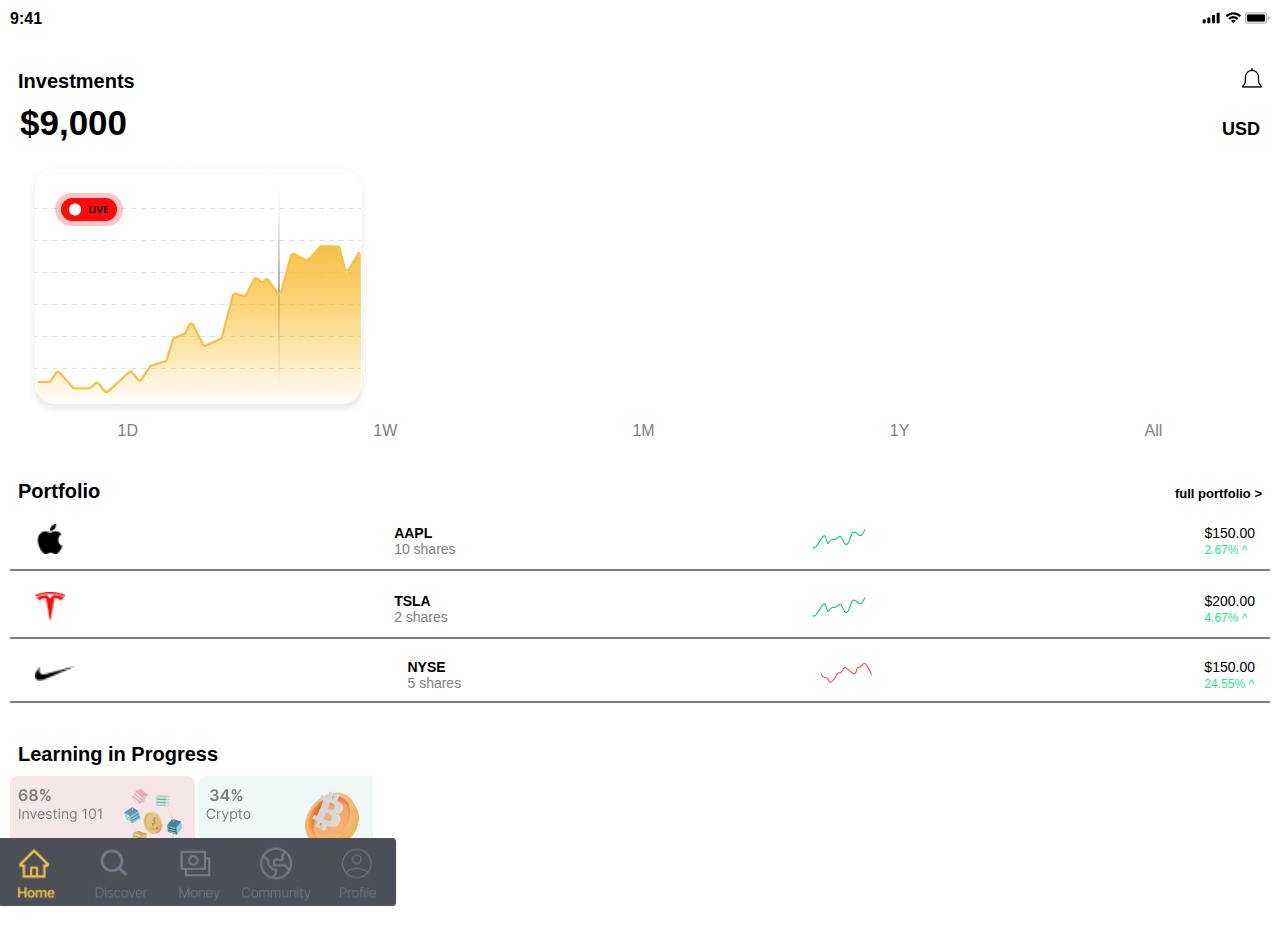
<file: index.html>
<!DOCTYPE html>
<html lang="en">
<head>
    <meta charset="UTF-8">
    <meta http-equiv="X-UA-Compatible" content="IE=edge">
    <meta name="viewport" content="width=device-width, initial-scale=1.0">
    <link rel="stylesheet" href="styles/index.css">
    <title>Document</title>
</head>
<body>
    <header>
        <div class="par"><p>9:41</p></div>
        <div class="imgs">
            <img src="images/Mobile Signal.png" alt="">
            <img src="images/Wifi.png" alt="">
            <img src="images/Battery.png" alt="">
        </div>
    </header>
    <main>
        <div class="title">
            <p>Investments</p>
            <img src="images/Vector.png" alt="">
        </div>
        <div class="nineThou">
            <p>$9,000</p>
            <p class="usd">USD</p>
        </div>
        <div class="chart">
            <img class="live" src="images/live indicator.png" alt="">
            <img class="char" src="images/Chart.png" alt="">
            <img class="group" src="images/Group 5.png" alt="">
        </div>
        <div class="days">
            <p>1D</p>
            <p>1W</p>
            <p>1M</p>
            <p>1Y</p>
            <p>All</p>
        </div>
        <div class="title">
            <p>Portfolio</p>
            <p class="full">full portfolio ></p>
        </div>
        <div class="vests">
            <div class="oneVest">
                <div class="vestImg">
                    <img src="images/Apple logo.png" alt="">
                </div>
                <div class="vestTitle">
                    <p>AAPL</p>
                    <p class="shares">10 shares</p>
                </div>
                <div class="vestline">
                    <img src="images/Chart line.png" alt="">
                </div>
                <div class="vestPrice">
                    <p>$150.00</p>
                    <p class="percent">2.67% ^</p>
                </div>
            </div>
            <div class="oneVest">
                <div class="vestImg">
                    <img src="images/TeslaLogo.png" alt="">
                </div>
                <div class="vestTitle">
                    <p>TSLA</p>
                    <p class="shares">2 shares</p>
                </div>
                <div class="vestline">
                    <img src="images/Chart line.png" alt="">
                </div>
                <div class="vestPrice">
                    <p>$200.00</p>
                    <p class="percent">4.67% ^</p>
                </div>
            </div>
            <div class="oneVest">
                <div class="vestImg">
                    <img class="nike" src="images/Logo_NIKE logo.png" alt="">
                </div>
                <div class="vestTitle">
                    <p>NYSE</p>
                    <p class="shares">5 shares</p>
                </div>
                <div class="vestline">
                    <img src="images/Path 3.png" alt="">
                </div>
                <div class="vestPrice">
                    <p>$150.00</p>
                    <p class="percent">24.55% ^</p>
                </div>
            </div>
        </div>
        <div class="title">
            <p>Learning in Progress</p>
        </div>
        <div class="learning">
            <img src="images/Group 39759.png" alt="">
            <img src="images/Group 39760.png" alt="">
        </div>
    </main>
    <footer>
        <a href="/discover.html"><img src="images/Frame 2.png" alt=""></a>
    </footer>
</body>
</html>
</file>
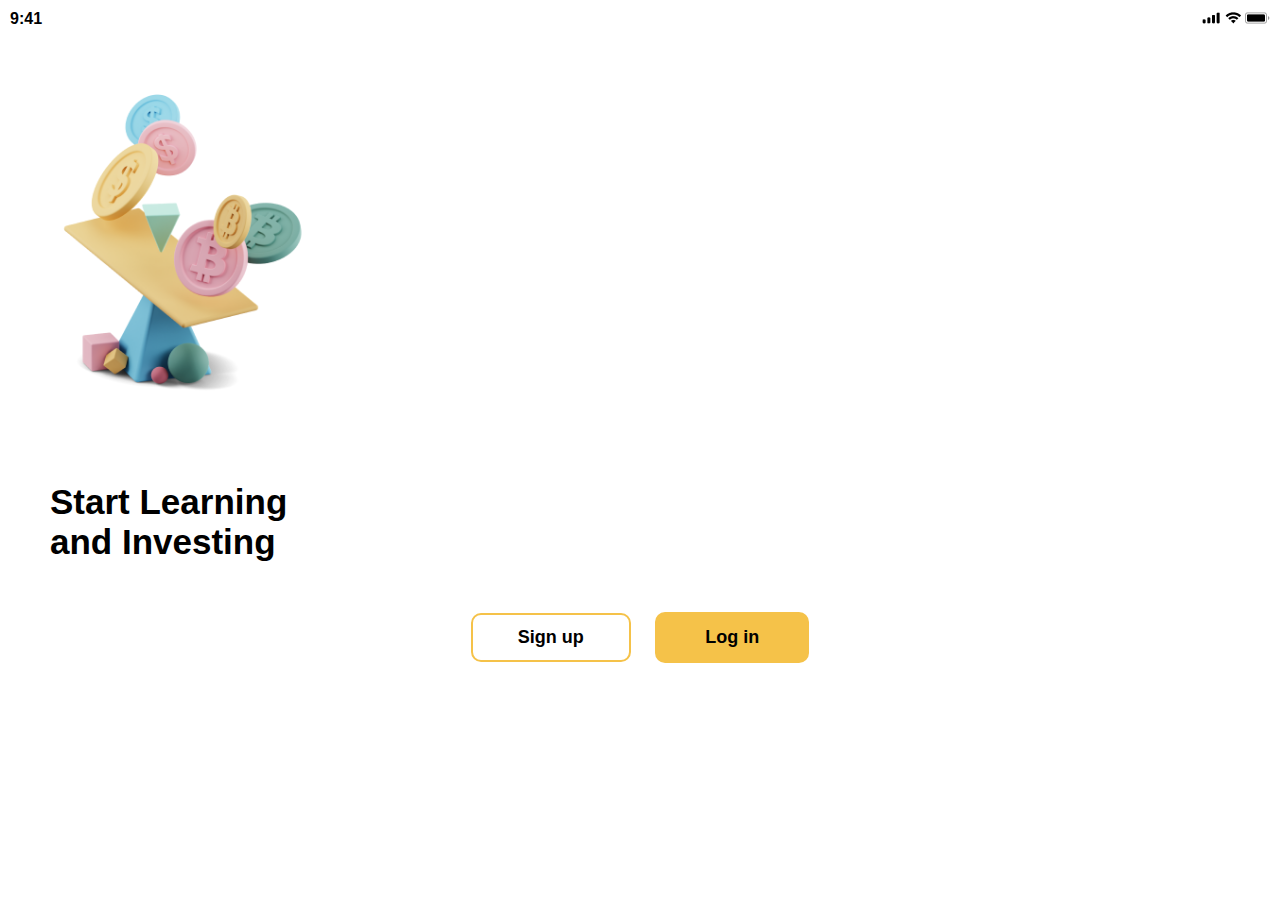
<file: buffer.html>
<!DOCTYPE html>
<html lang="en">
<head>
    <meta charset="UTF-8">
    <meta http-equiv="X-UA-Compatible" content="IE=edge">
    <meta name="viewport" content="width=device-width, initial-scale=1.0">
    <link rel="stylesheet" href="styles/buffer.css">
    <title>Document</title>
</head>
<body>
    <header>
        <div class="par"><p>9:41</p></div>
        <div class="imgs">
            <img src="images/Mobile Signal.png" alt="">
            <img src="images/Wifi.png" alt="">
            <img src="images/Battery.png" alt="">
        </div>
    </header>
    <main>
        <div class="mainImg">
            <img src="images/6.png" alt="">
        </div>
        <div class="mainText">
            <p>Start Learning</p>
            <p>and Investing</p>
        </div>
        <div class="buttons">
            <button class="sign"> <a href="/signup.html">Sign up</a> </button>
            <button class="log"><a href="/login.html">Log in</a></button>
        </div>
    </main>
</body>
</html>
</file>
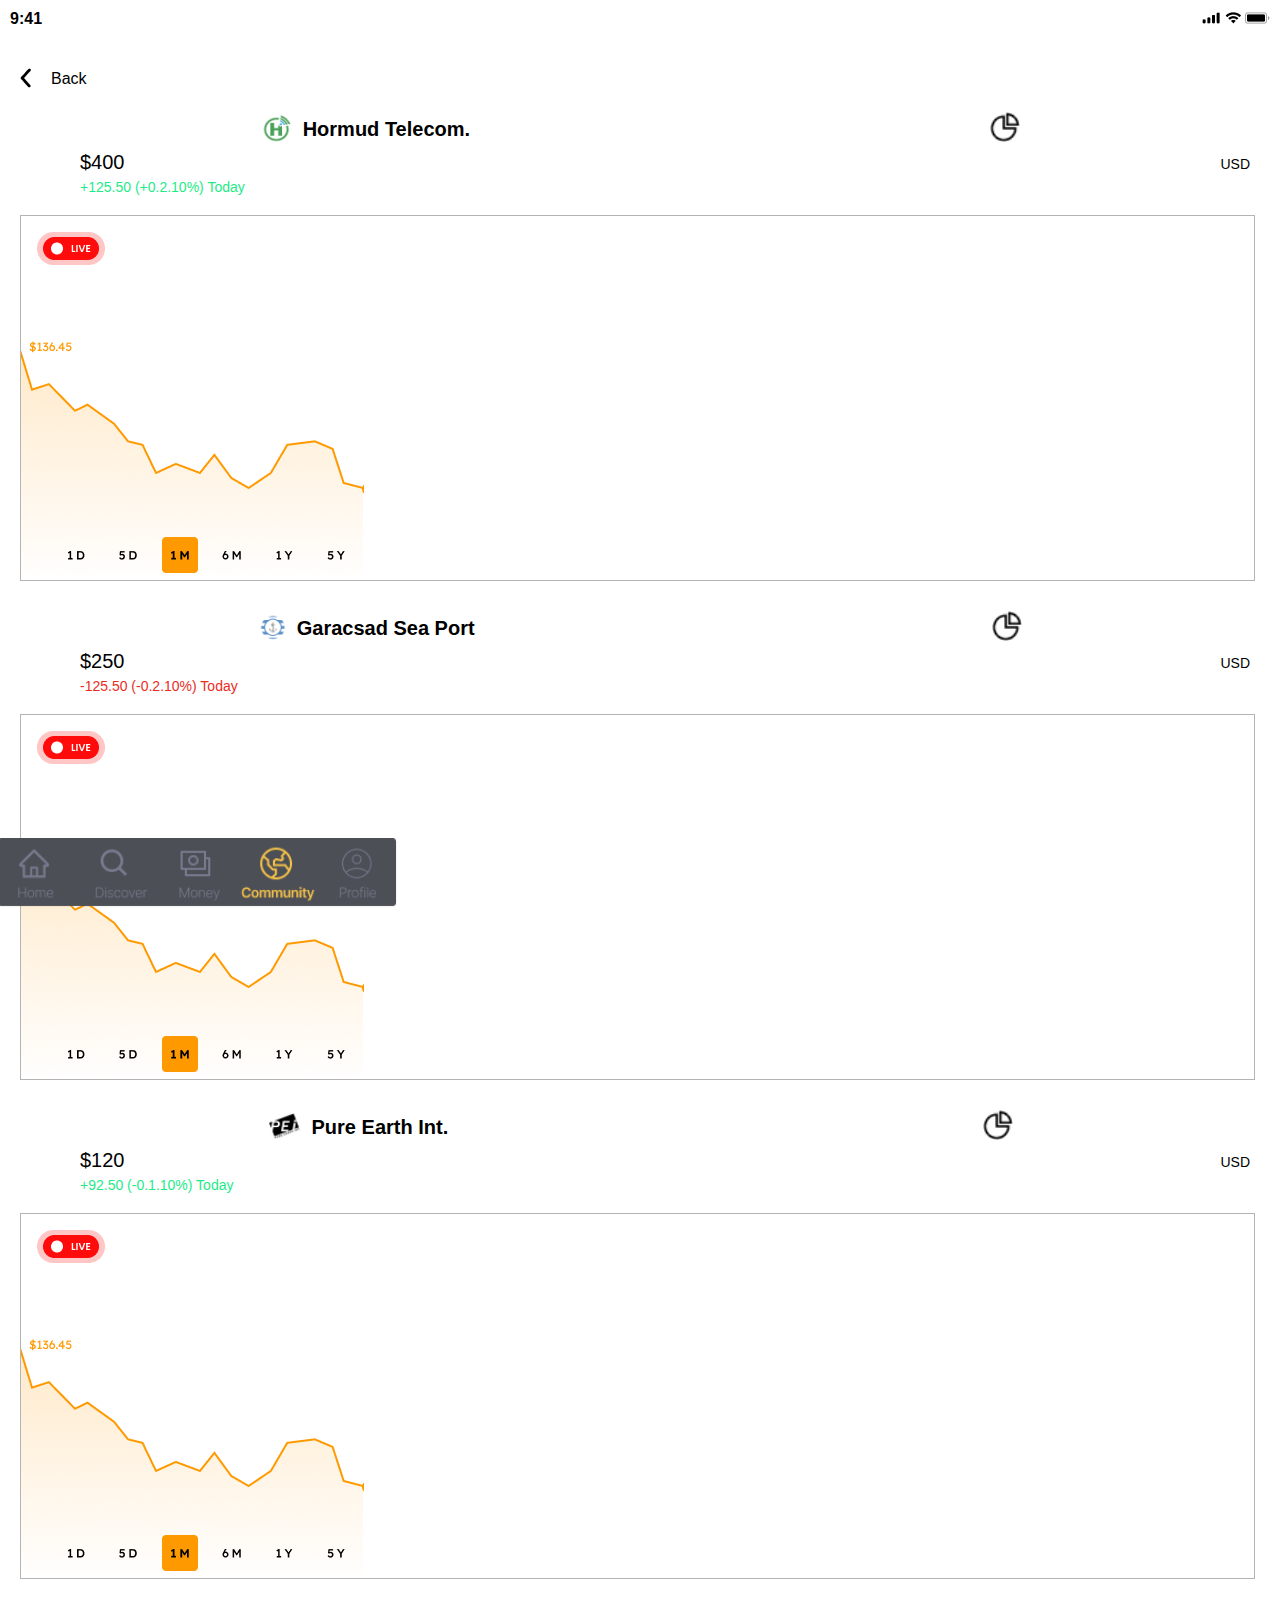
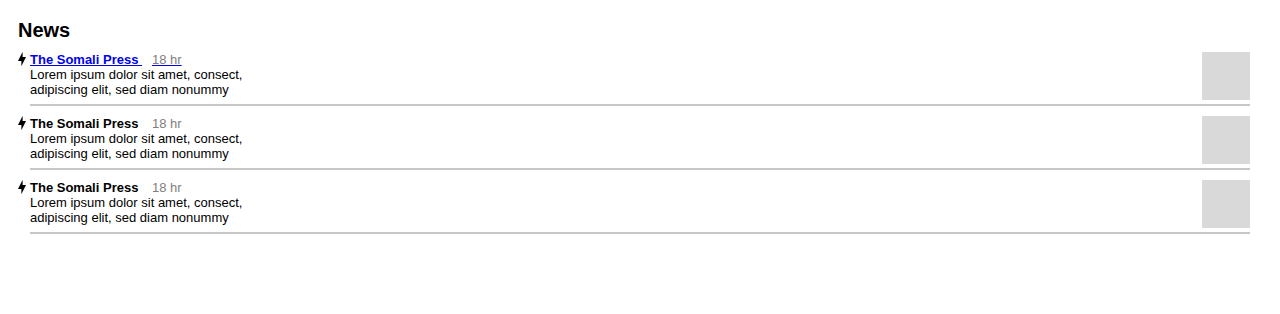
<file: community.html>
<!DOCTYPE html>
<html lang="en">

<head>
    <meta charset="UTF-8">
    <meta http-equiv="X-UA-Compatible" content="IE=edge">
    <meta name="viewport" content="width=device-width, initial-scale=1.0">
    <link rel="stylesheet" href="styles/community.css">
    <title>Document</title>
</head>

<body>
    <header>
        <div class="par">
            <p>9:41</p>
        </div>
        <div class="imgs">
            <img src="images/Mobile Signal.png" alt="">
            <img src="images/Wifi.png" alt="">
            <img src="images/Battery.png" alt="">
        </div>
    </header>
    <main>
        <div class="top">
            <div class="topLeft">
                <a href="/investStory.html"><img src="images/backButton.png" alt=""></a>
                <p>Back</p>
            </div>
        </div>

        <div class="hormud">
            <div class="for">
                <img src="images/Screen Shot 2022-11-04 at 1.52 2.png" alt="">
                <p>Hormud Telecom. </p>
            </div>
            <div>
                <img src="images/hro.png" alt="">
            </div>
        </div>
        <div class="horPrice">
            <div class="price">$400</div>
            <div class="curr">USD</div>
        </div>
        <div class="per">
            +125.50 (+0.2.10%) Today
        </div>
        <div class="mainImg">
            <img src="images/Frame 60.png" alt="">
        </div>
        <div class="hormud">
            <div class="for">
                <img src="images/Screen Shot 2022-11-04 at 1.55 1.png" alt="">
                <p>Garacsad Sea Port</p>
            </div>
            <div>
                <img src="images/hro.png" alt="">
            </div>
        </div>
        <div class="horPrice">
            <div class="price">$250</div>
            <div class="curr">USD</div>
        </div>
        <div class="pert">
            -125.50 (-0.2.10%) Today
        </div>
        <div class="mainImg">
            <img src="images/Frame 60.png" alt="">
        </div>
        <div class="hormud">
            <div class="for">
                <img src="images/Screen Shot 2022-11-04 at 1.59 1.png" alt="">
                <p>Pure Earth Int.</p>
            </div>
            <div>
                <img src="images/hro.png" alt="">
            </div>
        </div>
        <div class="horPrice">
            <div class="price">$120</div>
            <div class="curr">USD</div>
        </div>
        <div class="per">
            +92.50 (-0.1.10%) Today
        </div>
        <div class="mainImg">
            <img src="images/Frame 60.png" alt="">
        </div>
        <div class="title">
            <p>News</p>
        </div>
        <div class="news">
            <div class="text">
                <img src="images/light.png" alt="">
                <a href="https://reliefweb.int/report/somalia/somalia-joint-markets-and-supply-chain-update-22-29-october-2022"><p class="textTitle">The Somali Press <span>18 hr</span></p></a>
                <p>Lorem ipsum dolor sit amet, consect, adipiscing elit, sed diam nonummy   </p>
            </div>
            <div class="newImg">
                <img src="images/Rectangle 57.png" alt="">
            </div>
        </div>
        <div class="news">
            <div class="text">
                <img src="images/light.png" alt="">
                <p class="textTitle">The Somali Press <span>18 hr</span></p>
                <p>Lorem ipsum dolor sit amet, consect, adipiscing elit, sed diam nonummy   </p>
            </div>
            <div class="newImg">
                <img src="images/Rectangle 57.png" alt="">
            </div>
        </div>
        <div class="news">
            <div class="text">
                <img src="images/light.png" alt="">
                <p class="textTitle">The Somali Press <span>18 hr</span></p>
                <p>Lorem ipsum dolor sit amet, consect, adipiscing elit, sed diam nonummy   </p>
            </div>
            <div class="newImg">
                <img src="images/Rectangle 57.png" alt="">
            </div>
        </div>
    </main>

    <footer>
        <a href="/discover.html"><img src="images/community.png" alt=""></a>
    </footer>
</body>

</html>
</file>
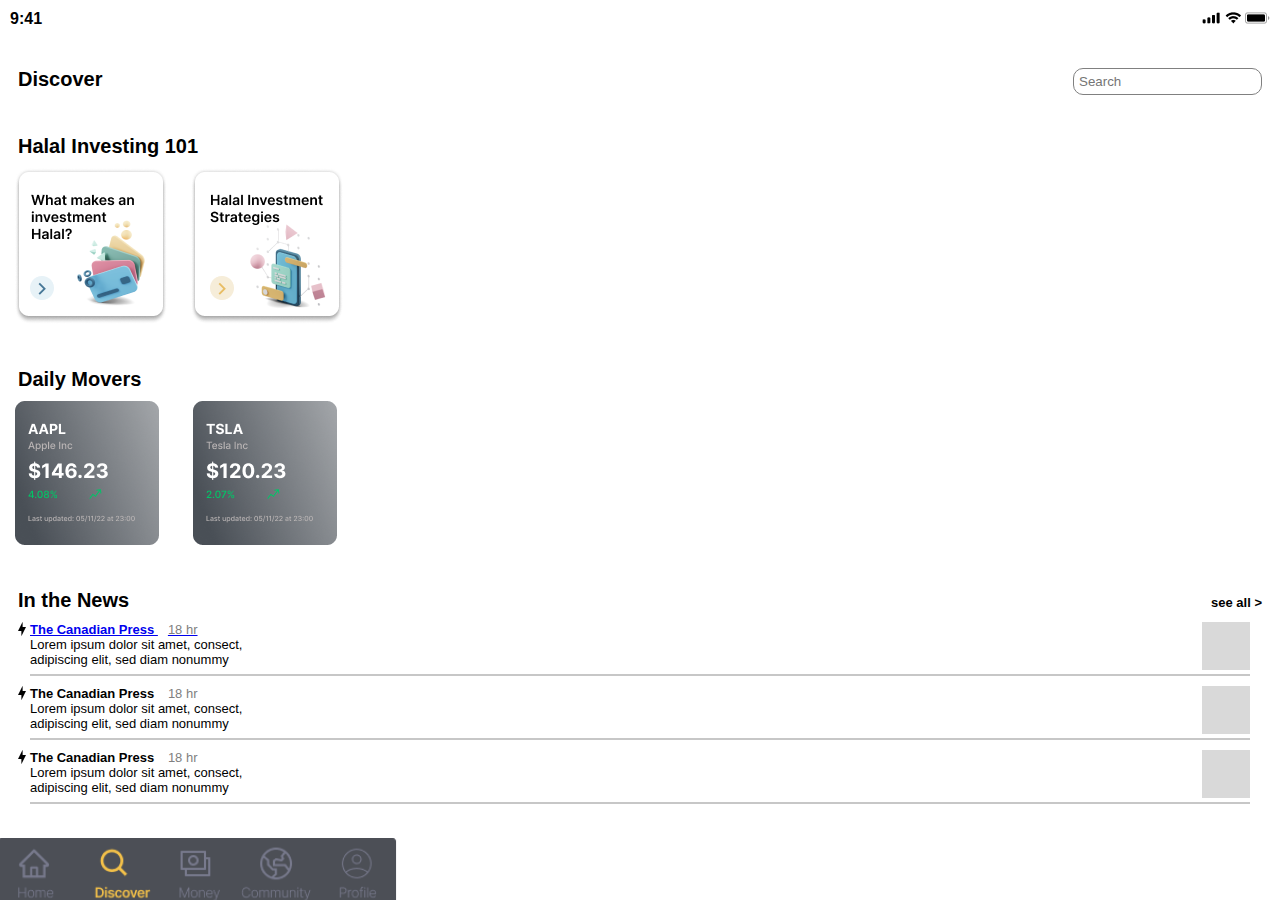
<file: discover.html>
<!DOCTYPE html>
<html lang="en">
<head>
    <meta charset="UTF-8">
    <meta http-equiv="X-UA-Compatible" content="IE=edge">
    <meta name="viewport" content="width=device-width, initial-scale=1.0">
    <link rel="stylesheet" href="styles/discover.css">
    <title>Document</title>
</head>
<body>
    <header>
        <div class="par"><p>9:41</p></div>
        <div class="imgs">
            <img src="images/Mobile Signal.png" alt="">
            <img src="images/Wifi.png" alt="">
            <img src="images/Battery.png" alt="">
        </div>
    </header>
    <main>
        <div class="title">
            <p>Discover</p>
            <input placeholder="Search">
        </div>
        <div class="title">
            <p>Halal Investing 101</p>
        </div>
        <div class="halalImg">
            <a href="/investStory.html"><img src="images/Group 39754.png" alt=""></a>
        </div>
        <div class="title">
            <p>Daily Movers</p>
        </div>
        <div class="halalImg">
            <img class="gap" src="images/Group 39755.png" alt="">
            <img src="images/Group 39756.png" alt="">
        </div>
        <div class="title">
            <p>In the News</p>
            <p class="full">see all ></p>
        </div>
        <div class="news">
            <div class="text">
                <img src="images/light.png" alt="">
                <a href="https://www.thecanadianpress.com/"><p class="textTitle">The Canadian Press <span>18 hr</span></p></a>
                <p>Lorem ipsum dolor sit amet, consect, adipiscing elit, sed diam nonummy   </p>
            </div>
            <div class="newImg">
                <img src="images/Rectangle 57.png" alt="">
            </div>
        </div>
        <div class="news">
            <div class="text">
                <img src="images/light.png" alt="">
                <p class="textTitle">The Canadian Press <span>18 hr</span></p>
                <p>Lorem ipsum dolor sit amet, consect, adipiscing elit, sed diam nonummy   </p>
            </div>
            <div class="newImg">
                <img src="images/Rectangle 57.png" alt="">
            </div>
        </div>
        <div class="news">
            <div class="text">
                <img src="images/light.png" alt="">
                <p class="textTitle">The Canadian Press <span>18 hr</span></p>
                <p>Lorem ipsum dolor sit amet, consect, adipiscing elit, sed diam nonummy   </p>
            </div>
            <div class="newImg">
                <img src="images/Rectangle 57.png" alt="">
            </div>
        </div>
    </main>
    <footer>
        <a href="/index.html"><img src="images/Frame 3.png" alt=""></a>
    </footer>
</body>
</html>
</file>
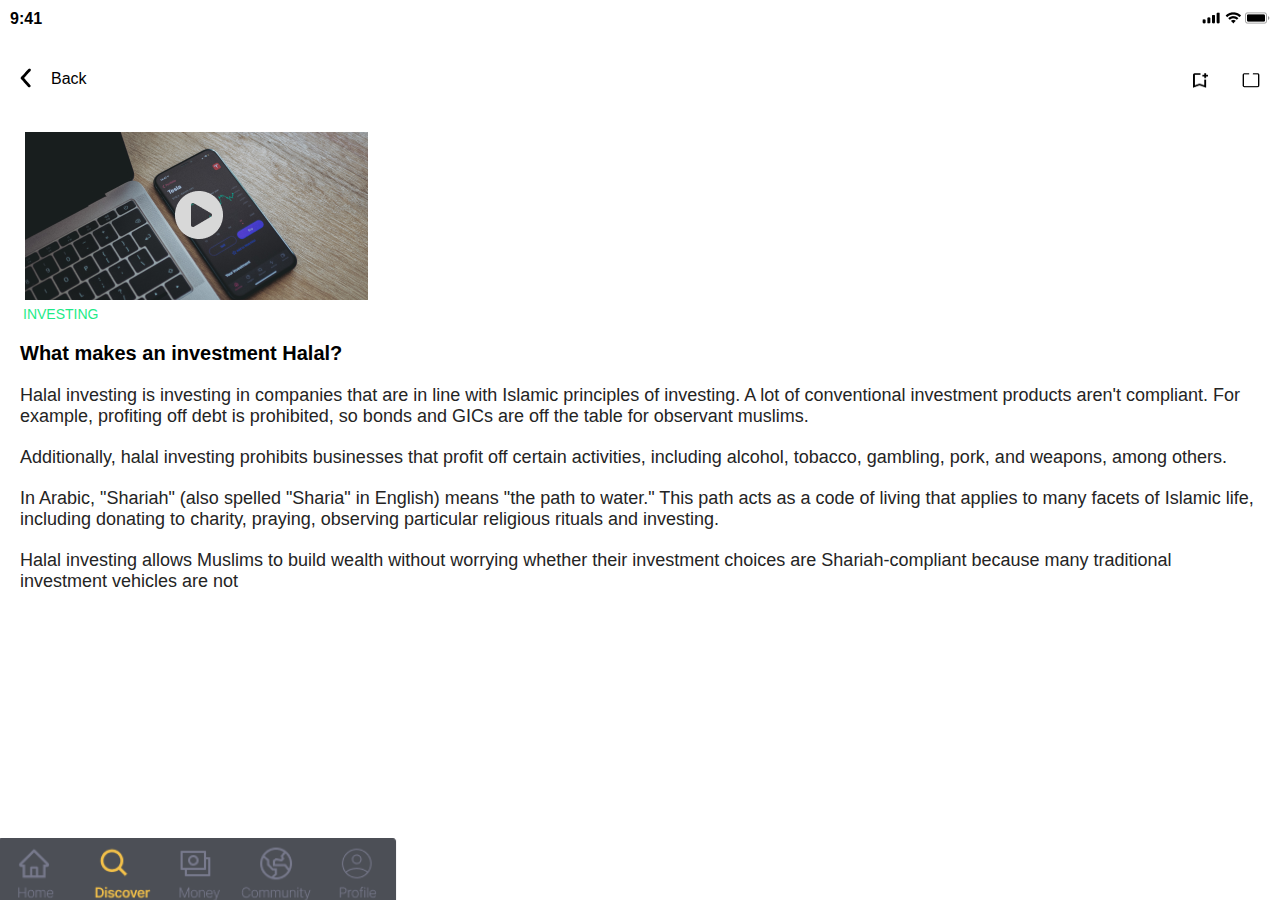
<file: investStory.html>
<!DOCTYPE html>
<html lang="en">

<head>
    <meta charset="UTF-8">
    <meta http-equiv="X-UA-Compatible" content="IE=edge">
    <meta name="viewport" content="width=device-width, initial-scale=1.0">
    <link rel="stylesheet" href="styles/investStory.css">
    <title>Document</title>
</head>

<body>
    <header>
        <div class="par">
            <p>9:41</p>
        </div>
        <div class="imgs">
            <img src="images/Mobile Signal.png" alt="">
            <img src="images/Wifi.png" alt="">
            <img src="images/Battery.png" alt="">
        </div>
    </header>
    <main>
        <div class="top">
            <div class="topLeft">
                <a href="/discover.html"><img src="images/backButton.png" alt=""></a> 
                <p>Back</p>
            </div>
            <div class="topRight">
                <img src="images/bookMark.png" alt="">
                <img src="images/download.png" alt="">
            </div>
        </div>
        <div class="mainImg">
            <a href="https://www.youtube.com/watch?v=gFQNPmLKj1k&t=994s&ab_channel=AliAbdaal"><img class="play" src="images/playButton.png" alt=""></a>
            <img src="images/aidan-hancock-dA0SA67EgOQ-unsplash 1.png" alt="">
        </div>
        <p class="investing">Investing</p>
        <div class="title">
            <p>What makes an investment Halal?</p>
        </div>
        <div class="bigText">
            <p> Halal investing is investing in companies that are in line with Islamic principles of investing. A lot
                of conventional investment products aren't compliant. For example, profiting off debt is prohibited, so
                bonds and GICs are off the table for observant muslims. </p>
            <p> Additionally, halal investing prohibits businesses that profit off certain activities, including
                alcohol, tobacco, gambling, pork, and weapons, among others.</p>

            <p>In Arabic, "Shariah" (also spelled "Sharia" in English) means "the path to water." This path acts as a
                code of living that applies to many facets of Islamic life, including donating to charity, praying,
                observing particular religious rituals and investing.</p>

            <p>Halal investing allows Muslims to build wealth without worrying whether their investment choices are
                Shariah-compliant because many traditional investment vehicles are not</p>
        </div>
    </main>

    <footer>
        <a href="/community.html"><img src="images/Frame 3.png" alt=""></a>
    </footer>
</body>

</html>
</file>
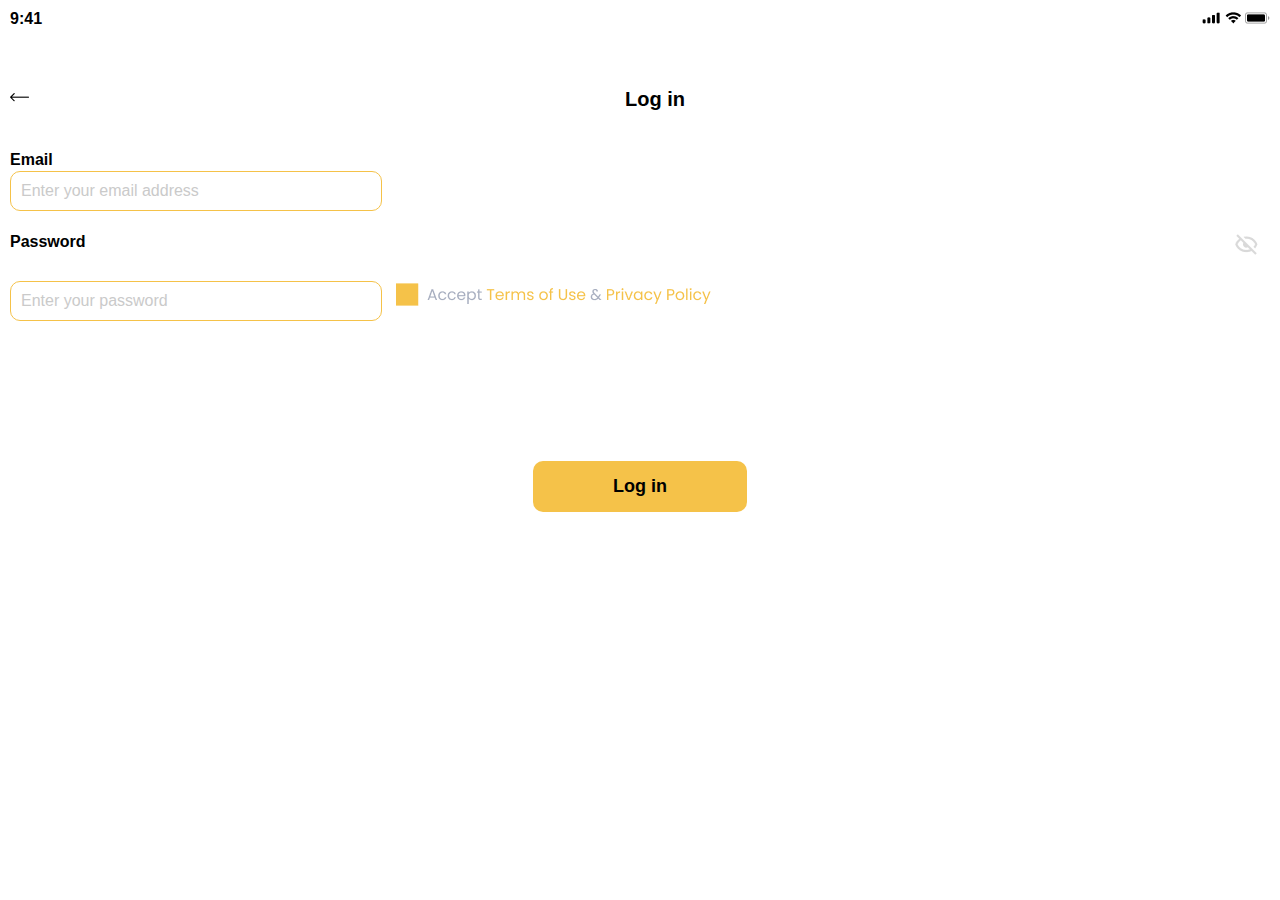
<file: login.html>
<!DOCTYPE html>
<html lang="en">
<head>
    <meta charset="UTF-8">
    <meta http-equiv="X-UA-Compatible" content="IE=edge">
    <meta name="viewport" content="width=device-width, initial-scale=1.0">
    <link rel="stylesheet" href="styles/login.css">
    <title>Document</title>
</head>
<body>
    <header>
        <div class="par"><p>9:41</p></div>
        <div class="imgs">
            <img src="images/Mobile Signal.png" alt="">
            <img src="images/Wifi.png" alt="">
            <img src="images/Battery.png" alt="">
        </div>
    </header>
    <main>
        <div class="login">
            <div class="arr">
                <a href="/buffer.html"><img src="images/Base.png" alt=""></a>
                
            </div>
            <div class="text">
                Log in
            </div>
        </div>
        <div class="inputs">
            <p>Email</p>
            <input type="text" placeholder="Enter your email address">
            <p>Password</p>
            <input type="password" placeholder="Enter your password">
            <img class="eye" src="images/Eye.png" alt="">
            <img class="accept" src="images/Accept Terms and Policy.png" alt="">
        </div>
        <div class="buttons">
            <button class="log"><a href="/index.html">Log in</a></button>
        </div>
    </main>
</body>
</html>
</file>
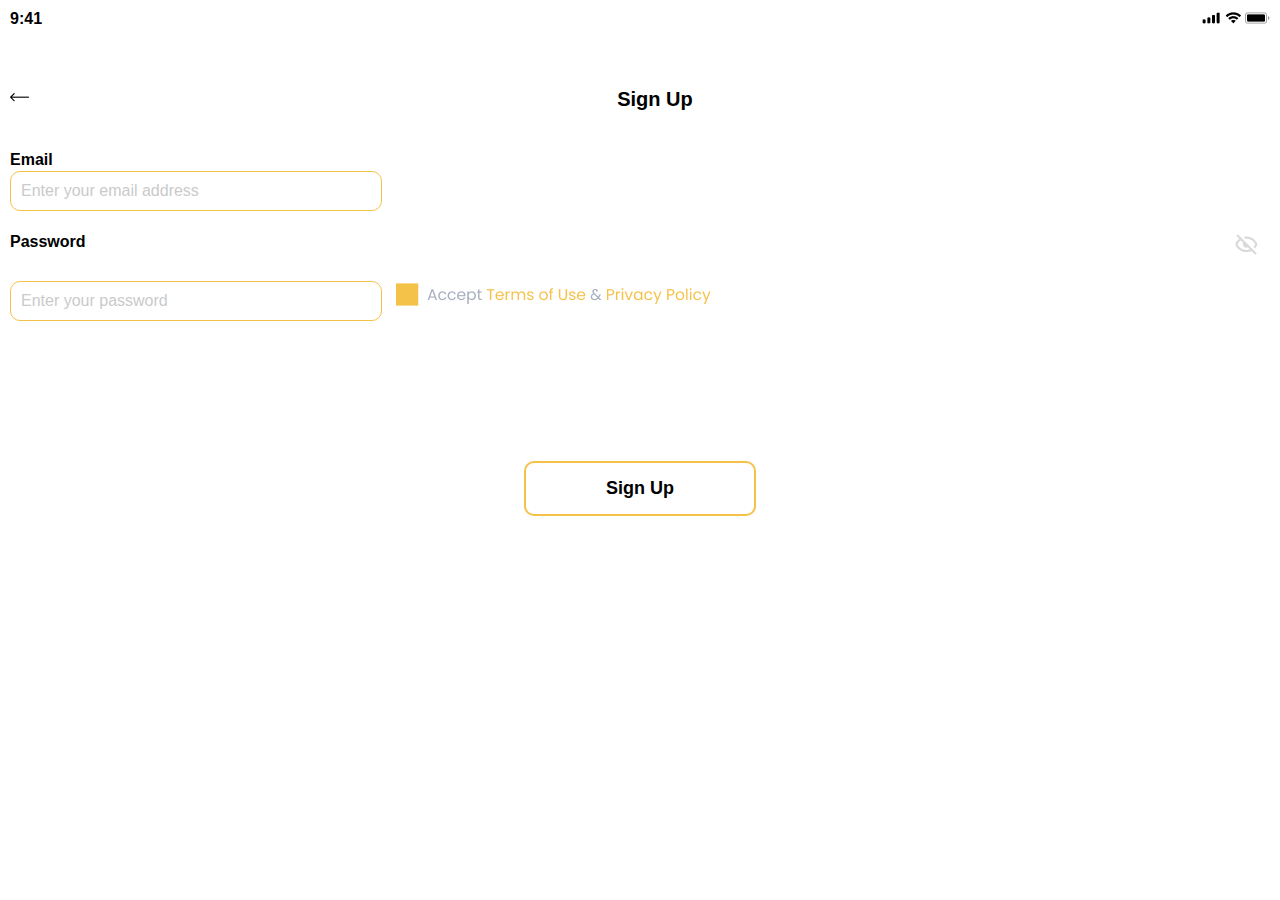
<file: signup.html>
<!DOCTYPE html>
<html lang="en">
<head>
    <meta charset="UTF-8">
    <meta http-equiv="X-UA-Compatible" content="IE=edge">
    <meta name="viewport" content="width=device-width, initial-scale=1.0">
    <link rel="stylesheet" href="styles/login.css">
    <title>Document</title>
</head>
<body>
    <header>
        <div class="par"><p>9:41</p></div>
        <div class="imgs">
            <img src="images/Mobile Signal.png" alt="">
            <img src="images/Wifi.png" alt="">
            <img src="images/Battery.png" alt="">
        </div>
    </header>
    <main>
        <div class="login">
            <div class="arr">
                <a href="/buffer.html"><img src="images/Base.png" alt=""></a>
                
            </div>
            <div class="text">
                Sign Up
            </div>
        </div>
        <div class="inputs">
            <p>Email</p>
            <input type="text" placeholder="Enter your email address">
            <p>Password</p>
            <input type="password" placeholder="Enter your password">
            <img class="eye" src="images/Eye.png" alt="">
            <img class="accept" src="images/Accept Terms and Policy.png" alt="">
        </div>
        <div class="buttons">
            <button  style="background-color: white; border: 2px solid #F5C249;" class="log"><a href="/index.html">Sign Up</a></button>
        </div>
    </main>
</body>
</html>
</file>
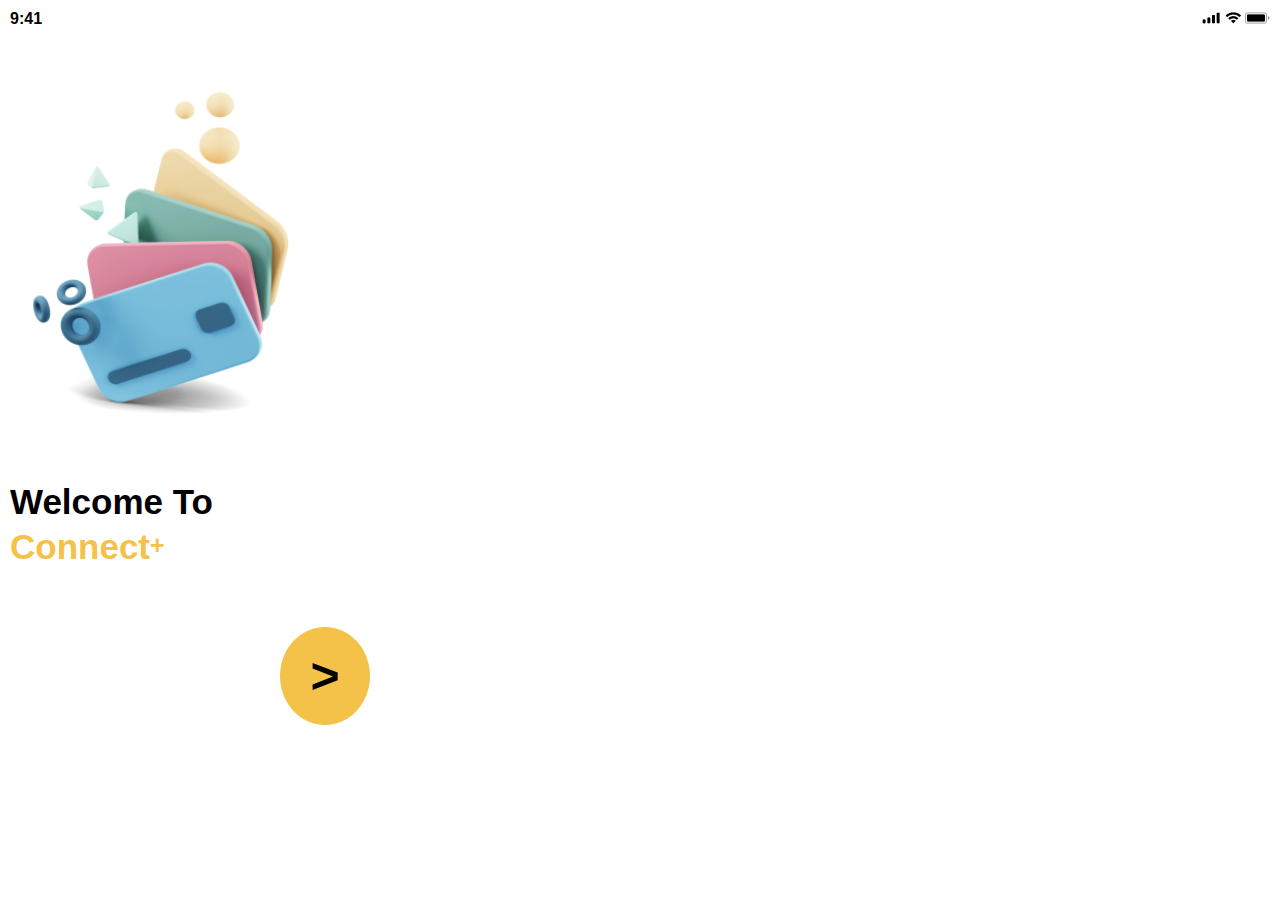
<file: welcome.html>
<!DOCTYPE html>
<html lang="en">
<head>
    <meta charset="UTF-8">
    <meta http-equiv="X-UA-Compatible" content="IE=edge">
    <meta name="viewport" content="width=device-width, initial-scale=1.0">
    <link rel="stylesheet" href="styles/welcome.css">
    <title>Welcome</title>
</head>
<body>
    <header>
        <div class="par"><p>9:41</p></div>
        <div class="imgs">
            <img src="images/Mobile Signal.png" alt="">
            <img src="images/Wifi.png" alt="">
            <img src="images/Battery.png" alt="">
        </div>
    </header>
    <main>
        <div class="mainImg">
            <img src="images/10.png" alt="">
        </div>
        <div class="mainText">
            <p>Welcome To</p>
            <p class="conn">Connect<span class="super">+</span></p>
        </div>
        <div class="mainButton">
            <button><a href="/buffer.html">></a></button>
        </div>
    </main>
</body>
</html>
</file>
<file: styles/index.css>
body {
    margin: 0;
    padding: 0;
    box-sizing: border-box;
    font-family: sans-serif;
    position: relative;
}
header {
    display: flex;
    justify-content: space-between;
    margin: 10px;
}

.par p{
    margin: 0;
    font-weight: bold;
}

main .title {
    display: flex;
    justify-content: space-between;
    padding: 0 18px;
    margin-top: 40px;
    margin-bottom: 10px;
    align-items: baseline;
}
main {
    margin-bottom: 70px;
}

main .title p {
    margin: 0;
    font-size: 20px;
    font-weight: bold;
}

main .title img {
    height: 20px;
}

main .nineThou {
    display: flex;
    justify-content: space-between;
    padding: 0 20px;
    align-items: baseline;
}

main .nineThou p {
    font-size: 35px;
    margin: 0;
    font-weight: bold;
}

main .nineThou .usd {
    font-size: 18px;
}

main .chart{
    position: relative;
    margin-left: 25px;
    margin-top: 20px;
}


main .chart .live {
    position: absolute;
    top: 30px;
    left: 30px;
}

main .chart .group {
    position: absolute;
    left: 0;
    bottom: 15px;
    left: 12px;
}

main .days {
    display: flex;
    justify-content: space-around;
    grid-area: 20px;
}

main .days p {
    margin: 0;
    color: gray;
    cursor: pointer;
}
main .days p:hover{
    background-color: #F5C249;
    padding: 5px 10px;
    color: black;
    border-radius: 20px;
    margin-top: -6px;
}


.title .full {
    font-size: 13px;
    cursor: pointer;
}

main .vests .oneVest {
    display: flex;
    justify-content: space-between;
    align-items: center;
    margin: 20px 10px;
    border-bottom: 2px solid gray;
    padding-bottom: 10px;
}

main .vests .oneVest .vestImg {
    margin-left: 25px;
}
main .vests .oneVest .vestImg img {
    height: 30px;
}
main .vests .oneVest .vestImg .nike {
    height: 15px;
}

main .vests .oneVest .vestTitle {
    width: 80px;
}

main .vests .oneVest .vestTitle p{
    margin: 0;
    font-size: 14px;
    font-weight: bold;
}

main .vests .oneVest .vestTitle .shares {
    font-weight: normal;
    color: gray;
}

main .vests .oneVest .vestPrice p{
    margin: 0;
    font-size: 14px;
    margin-right: 15px;
}

main .vests .oneVest .vestPrice .percent {
    font-weight: normal;
    color: #1eeb88;
    font-size: 12px;
    margin-top: 2px;
}

main .learning {
    margin-left: 10px;
}

footer {
    position: fixed;
    bottom: -10px;
    left: -2px;
}

footer img {
    height: 68px;
}
</file>
<file: styles/buffer.css>
body {
    margin: 0;
    padding: 0;
    box-sizing: border-box;
    font-family: sans-serif;
}
header {
    display: flex;
    justify-content: space-between;
    margin: 10px;
}

.par p{
    margin: 0;
    font-weight: bold;
}

main {
    margin-top: 50px;
}

main img {
    height: 340px;
}

.mainText {
    margin-top: 60px;
    margin-left: 50px;
}

.mainText p {
    font-size: 35px;
    font-weight: 800;
    margin: 0;
} 

.buttons {
    margin-top: 50px;
    text-align: center;
}

.buttons button {
    padding: 15px 50px;
    margin: 0 10px;
    border: none;
    border-radius: 10px;
    font-size: 18px;
    cursor: pointer;
    font-weight: 600;
}

.buttons .sign {
    background-color: white;
    padding: 12px 45px;
    border: 2px solid #F5C249;
}

.buttons .log {
    background-color: #F5C249;
}

a{ text-decoration: none; color: black;}
</file>
<file: styles/community.css>
body {
    margin: 0;
    padding: 0;
    box-sizing: border-box;
    font-family: sans-serif;
    position: relative;
}
header {
    display: flex;
    justify-content: space-between;
    margin: 10px;
}

main {
    margin-bottom: 80px;
}

main .title {
    display: flex;
    justify-content: space-between;
    padding: 0 18px;
    margin-top: 40px;
    margin-bottom: 10px;
    align-items: baseline;
}

main .title p {
    margin: 0;
    font-size: 20px;
    font-weight: bold;
}

.par p{
    margin: 0;
    font-weight: bold;
}

.top {
    display: flex;
    align-items: baseline;
    justify-content: space-between;
    margin: 40px 20px;
    margin-bottom: 20px;
}
.top img {
    height: 20px;
}

.top .topLeft {
    display: flex;
}
.top .topLeft p {
    margin: 0;
    margin-left: 20px;
    margin-top: 2px;
}

.hormud {
    display: flex;
    justify-content: space-around;
    align-items: center;
}
.hormud img {
    height: 30px;
}

.hormud .for {
    display: flex;
    align-items: center;
}

.hormud .for p {
    margin: 0;
    font-size: 20px;
    font-weight: bold;
    margin-left: 10px;
}

.horPrice {
    display: flex;
    margin-top: 5px;
    margin-left: 80px;
    margin-right: 30px;
    justify-content: space-between;
    align-items: baseline;
}

.horPrice .price {
    font-size: 20px;
    font-weight: normal;
}

.horPrice .curr {
    font-size: 14px;
}

.per {
    margin-top: 5px;
    margin-left: 80px;
    color: #1eeb88;
    font-size: 14px;
}
.pert {
    margin-top: 5px;
    margin-left: 80px;
    color: #eb2c1e;
    font-size: 14px;
}

.mainImg {
    margin-left: 20px;
    margin-top: 20px;
    border: 1px solid rgb(180, 180, 180);
    margin-right: 25px;
    margin-bottom: 30px;
}

main .news {
    display: flex;
    justify-content: space-between;
    margin: 10px 30px;
    border-bottom: 2px solid rgb(199, 199, 199);
}

main .news .text {
    position: relative;
}

main .news .text img {
    position: absolute;
    left: -12px;
    top: -1px;
}

main .news .text p{
    margin: 0;
    font-size: 13px;
    width: 250px;
}

main .news .text .textTitle {
    font-weight: bold;
}

main .news .text .textTitle span {
    font-weight: normal;
    color: gray;
    margin-left: 10px;
}

footer {
    position: fixed;
    bottom: -10px;
    left: -2px;
}

footer img {
    height: 68px;
}
</file>
<file: styles/discover.css>
body {
    margin: 0;
    padding: 0;
    box-sizing: border-box;
    font-family: sans-serif;
    position: relative;
}
header {
    display: flex;
    justify-content: space-between;
    margin: 10px;
}

.par p{
    margin: 0;
    font-weight: bold;
}

main .title {
    display: flex;
    justify-content: space-between;
    padding: 0 18px;
    margin-top: 40px;
    margin-bottom: 10px;
    align-items: baseline;
}

.title .full {
    font-size: 13px;
    cursor: pointer;
}

main .title p {
    margin: 0;
    font-size: 20px;
    font-weight: bold;
}

main .title input {
    padding: 5px;
    border: 1px solid gray;
    border-radius: 10px;
}
main {
    margin-bottom: 70px;
}

main .halalImg {
    margin-left: 15px;
}
main .halalImg img {
    cursor: pointer;
}
main .halalImg .gap{
    margin-right: 30px;
}

main .news {
    display: flex;
    justify-content: space-between;
    margin: 10px 30px;
    border-bottom: 2px solid rgb(199, 199, 199);
}

main .news .text {
    position: relative;
}

main .news .text img {
    position: absolute;
    left: -12px;
    top: -1px;
}

main .news .text p{
    margin: 0;
    font-size: 13px;
    width: 250px;
}

main .news .text .textTitle {
    font-weight: bold;
}

main .news .text .textTitle span {
    font-weight: normal;
    color: gray;
    margin-left: 10px;
}

footer {
    position: fixed;
    bottom: -10px;
    left: -2px;
}

footer img {
    height: 68px;
}
</file>
<file: styles/investStory.css>
body {
    margin: 0;
    padding: 0;
    box-sizing: border-box;
    font-family: sans-serif;
    position: relative;
}
header {
    display: flex;
    justify-content: space-between;
    margin: 10px;
}
main {
    margin-bottom: 70px;
}

.par p{
    margin: 0;
    font-weight: bold;
}

.top {
    display: flex;
    align-items: baseline;
    justify-content: space-between;
    margin: 40px 20px;
}
.top img {
    height: 20px;
}

.top .topLeft {
    display: flex;
}
.top .topLeft p {
    margin: 0;
    margin-left: 20px;
    margin-top: 2px;
}

.top .topRight img{
    margin-left: 30px;
    height: 15px;
    cursor: pointer;
}

main .mainImg {
    position: relative;
    
}

main .mainImg img {
    margin-left: 25px;
    cursor: pointer;
}

main .mainImg .play {
    position: absolute;
    left: 150px;
    bottom: 65px;
}

main .investing {
    text-transform: uppercase;
    font-size: 14px;
    margin: 2px 23px;
    color: #1eeb88;
}

main .title {
    font-size: 20px;
    font-weight: bold;
    margin: 10px 20px;
}
main .bigText {
    margin: 0px 20px;
}

main .bigText p {
    margin: 0;
    margin-bottom: 20px;
    font-size: 18px;
    color: rgb(36, 36, 36);
}

footer {
    position: fixed;
    bottom: -10px;
    left: -2px;
}

footer img {
    height: 68px;
}
</file>
<file: styles/login.css>
body {
    margin: 0;
    padding: 0;
    box-sizing: border-box;
    font-family: sans-serif;
}
header {
    display: flex;
    justify-content: space-between;
    margin: 10px;
}

.par p{
    margin: 0;
    font-weight: bold;
}

.login {
    margin-top: 60px;
    display: flex;
}
.login .arr {
    width: 20px;
    margin-left: 10px;
}
.login .text {
    flex: 1;
    text-align: center;
    font-size: 20px;
    font-weight: bold;
}

.inputs {
    margin: 40px 10px;
    position: relative;
}

.inputs p {
    font-size: 16px;
    margin: 2px 0;
    font-weight: bold;
}

.inputs input {
    width: 350px;
    padding: 10px;
    font-size: 16px;
    border: 1px solid #F5C249;
    border-radius: 10px;
    margin-bottom: 20px;
}

.inputs input::placeholder {
    color: rgb(202, 202, 202);
    font-size: 16px;
}

.inputs .eye {
    position: absolute;
    right: 10px;
    bottom: 83px;
}

.inputs .accept {
    margin-top: 30px;
    padding-left: 10px;
}

.buttons {
    margin-top: 120px;
    text-align: center;
}

.buttons button {
    padding: 15px 80px;
    margin: 0 10px;
    border: none;
    border-radius: 10px;
    font-size: 18px;
    cursor: pointer;
    font-weight: 600;
}

.buttons .log {
    background-color: #F5C249;
}

a{ text-decoration: none; color: black;}
</file>
<file: styles/welcome.css>
body {
    margin: 0;
    padding: 0;
    box-sizing: border-box;
    font-family: sans-serif;
}
header {
    display: flex;
    justify-content: space-between;
    margin: 10px;
}

.par p{
    margin: 0;
    font-weight: bold;
}

main {
    margin-top: 50px;
}

main img {
    margin-left: -10px;
    height: 340px;
}

.mainText {
    margin-top: 60px;
    margin-left: 10px;
}

.mainText p {
    font-size: 35px;
    font-weight: 800;
    margin: 0;
} 

.mainText .conn {
    margin-top: 5px;
    color: #F5C249;
    position: relative;
}

.mainText .conn .super {
    font-size: 25px;
    font-weight: 600;
    top: 4px;
    position: absolute;
}

.mainButton {
    margin-top: 60px;
    margin-left: 280px;
}

.mainButton button {
    padding: 20px;
    width: 90px;
    border-radius: 50%;
    border: none;
    background-color: #F5C249;
    font-size: 50px;
    font-weight: bold;
    cursor: pointer;
}

a{ text-decoration: none; color: black;}
</file>
